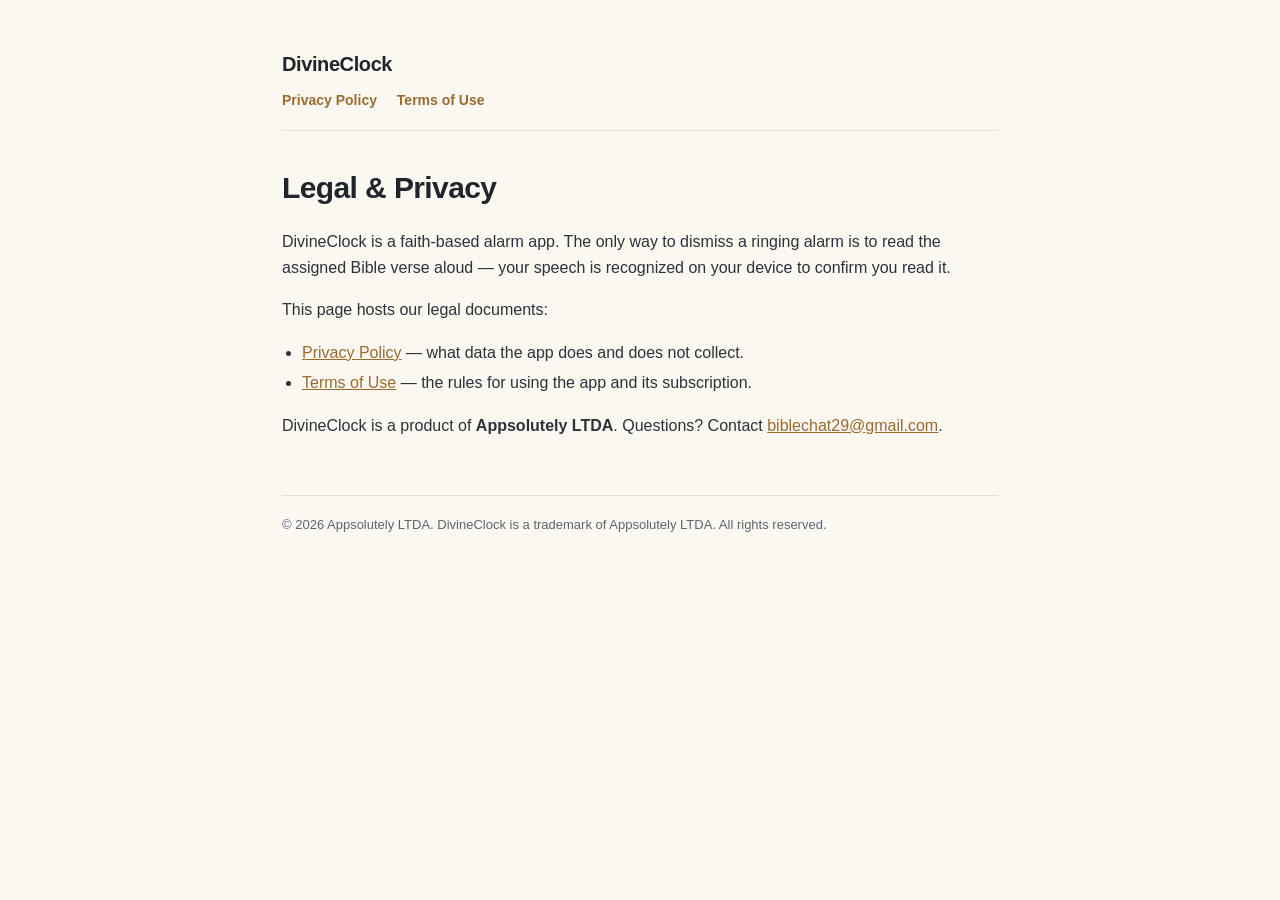
<file: index.html>
<!DOCTYPE html>
<html lang="en">
<head>
<meta charset="utf-8">
<meta name="viewport" content="width=device-width, initial-scale=1">
<title>DivineClock — Legal</title>
<link rel="stylesheet" href="style.css">
</head>
<body>
<div class="wrap">
  <header class="site">
    <div class="brand">DivineClock</div>
    <nav>
      <a href="privacy.html">Privacy Policy</a>
      <a href="terms.html">Terms of Use</a>
    </nav>
  </header>

  <h1>Legal &amp; Privacy</h1>
  <p>DivineClock is a faith-based alarm app. The only way to dismiss a ringing
  alarm is to read the assigned Bible verse aloud — your speech is recognized
  on your device to confirm you read it.</p>

  <p>This page hosts our legal documents:</p>
  <ul>
    <li><a href="privacy.html">Privacy Policy</a> — what data the app does and does not collect.</li>
    <li><a href="terms.html">Terms of Use</a> — the rules for using the app and its subscription.</li>
  </ul>

  <p>DivineClock is a product of <strong>Appsolutely LTDA</strong>. Questions?
  Contact <a href="mailto:biblechat29@gmail.com">biblechat29@gmail.com</a>.</p>

  <footer class="site">© 2026 Appsolutely LTDA. DivineClock is a trademark of Appsolutely LTDA. All rights reserved.</footer>
</div>
</body>
</html>
</file>
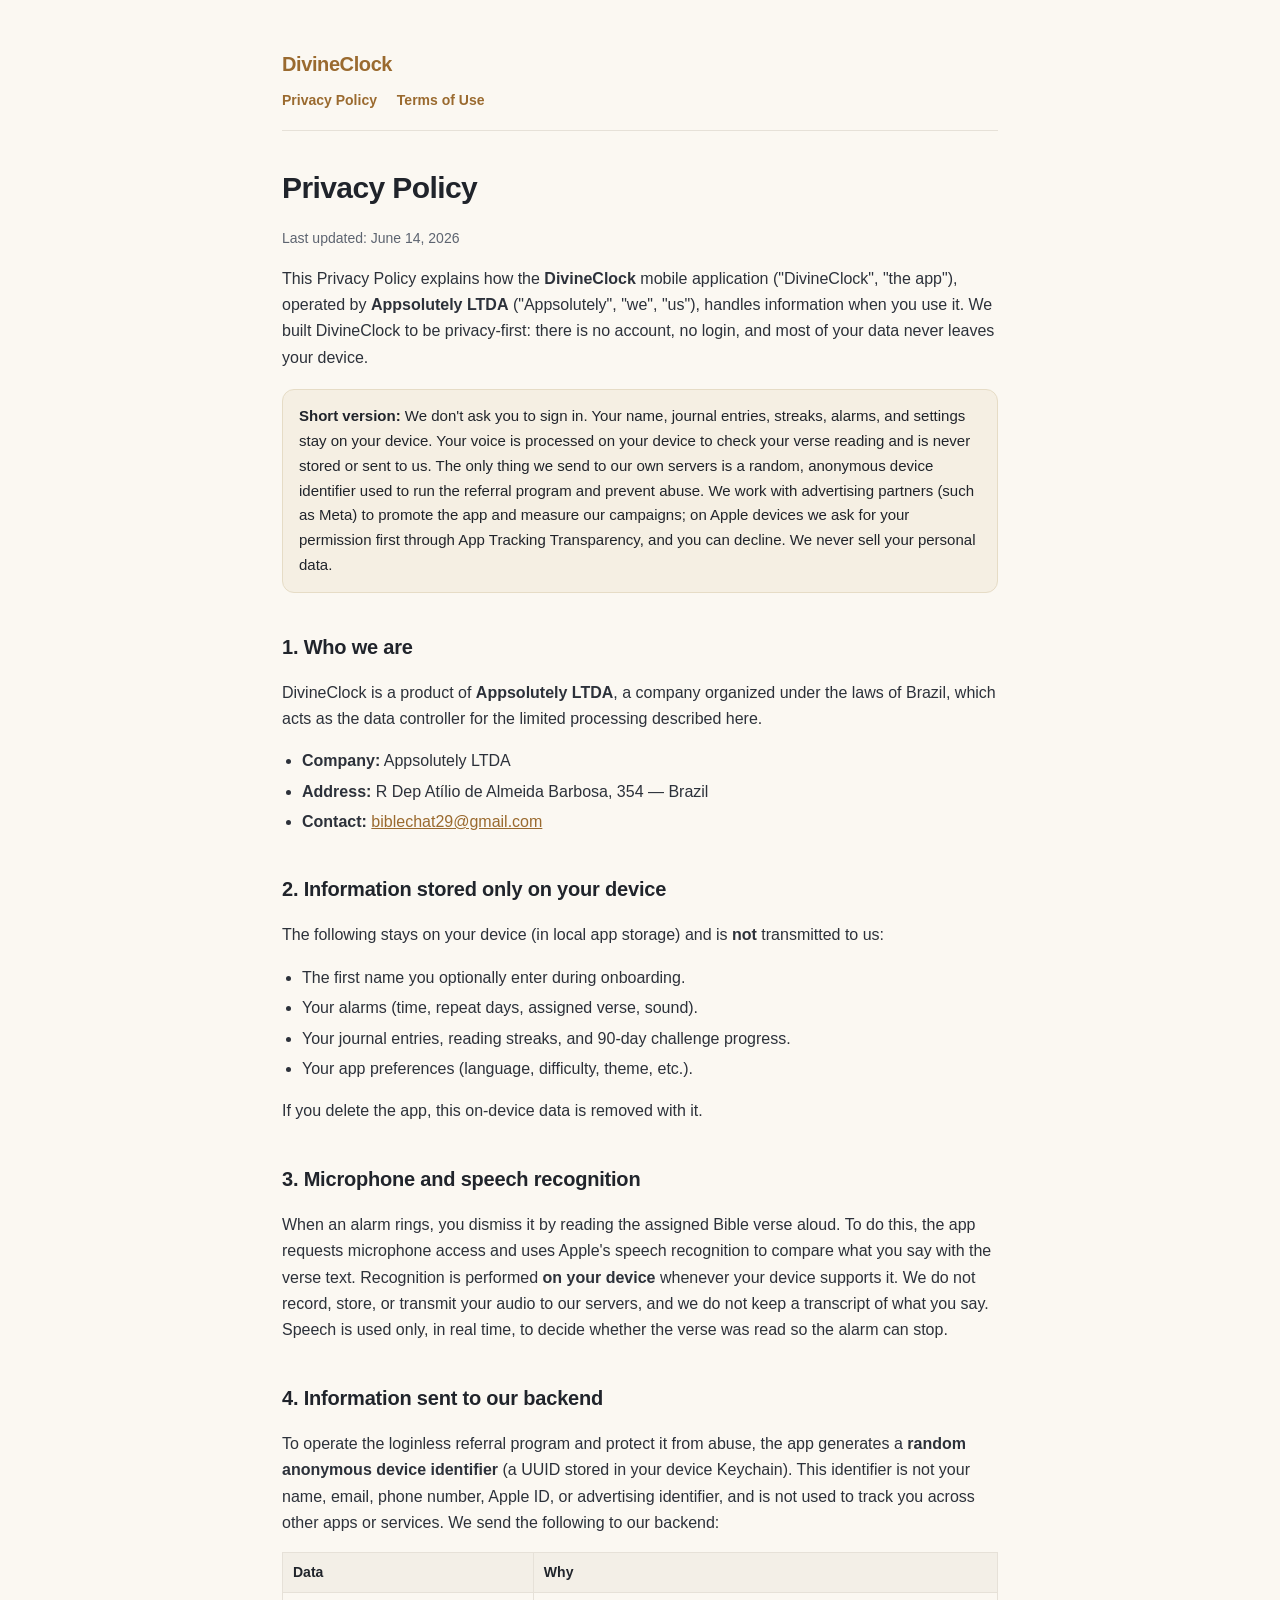
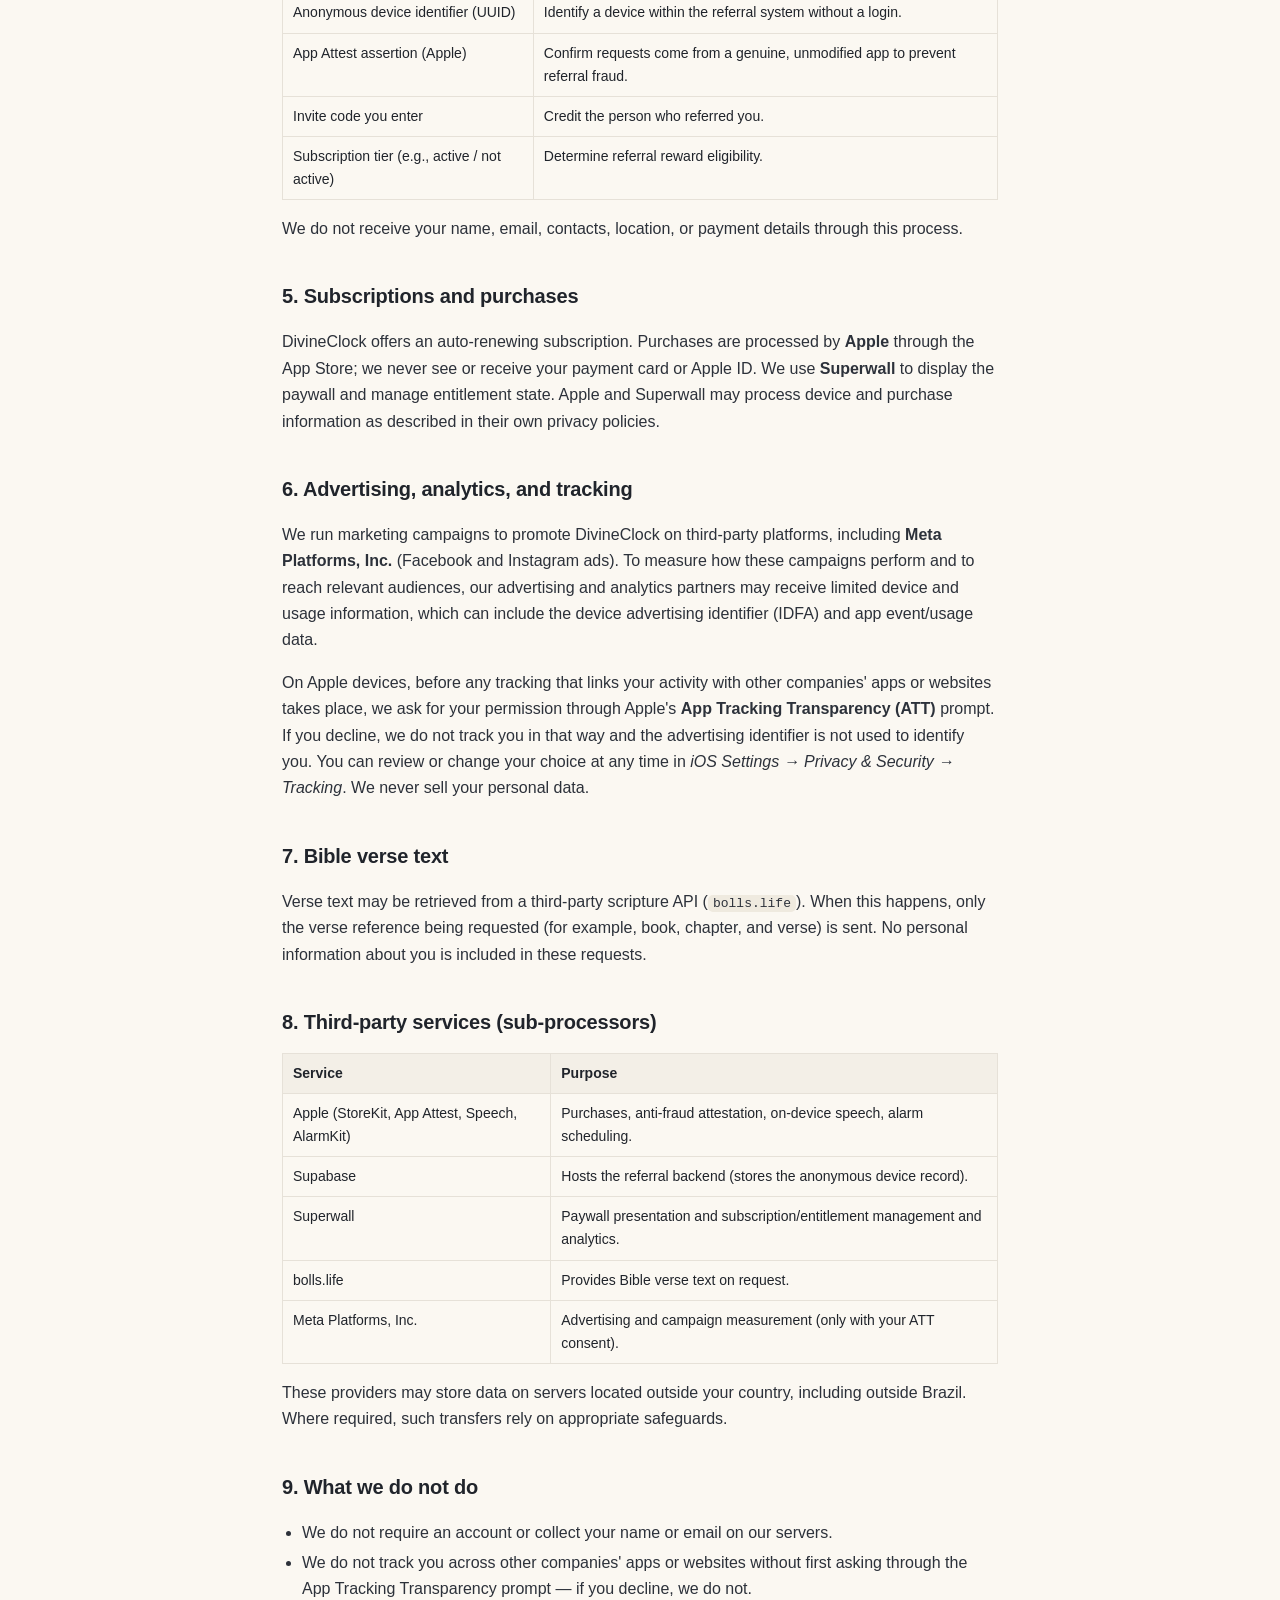
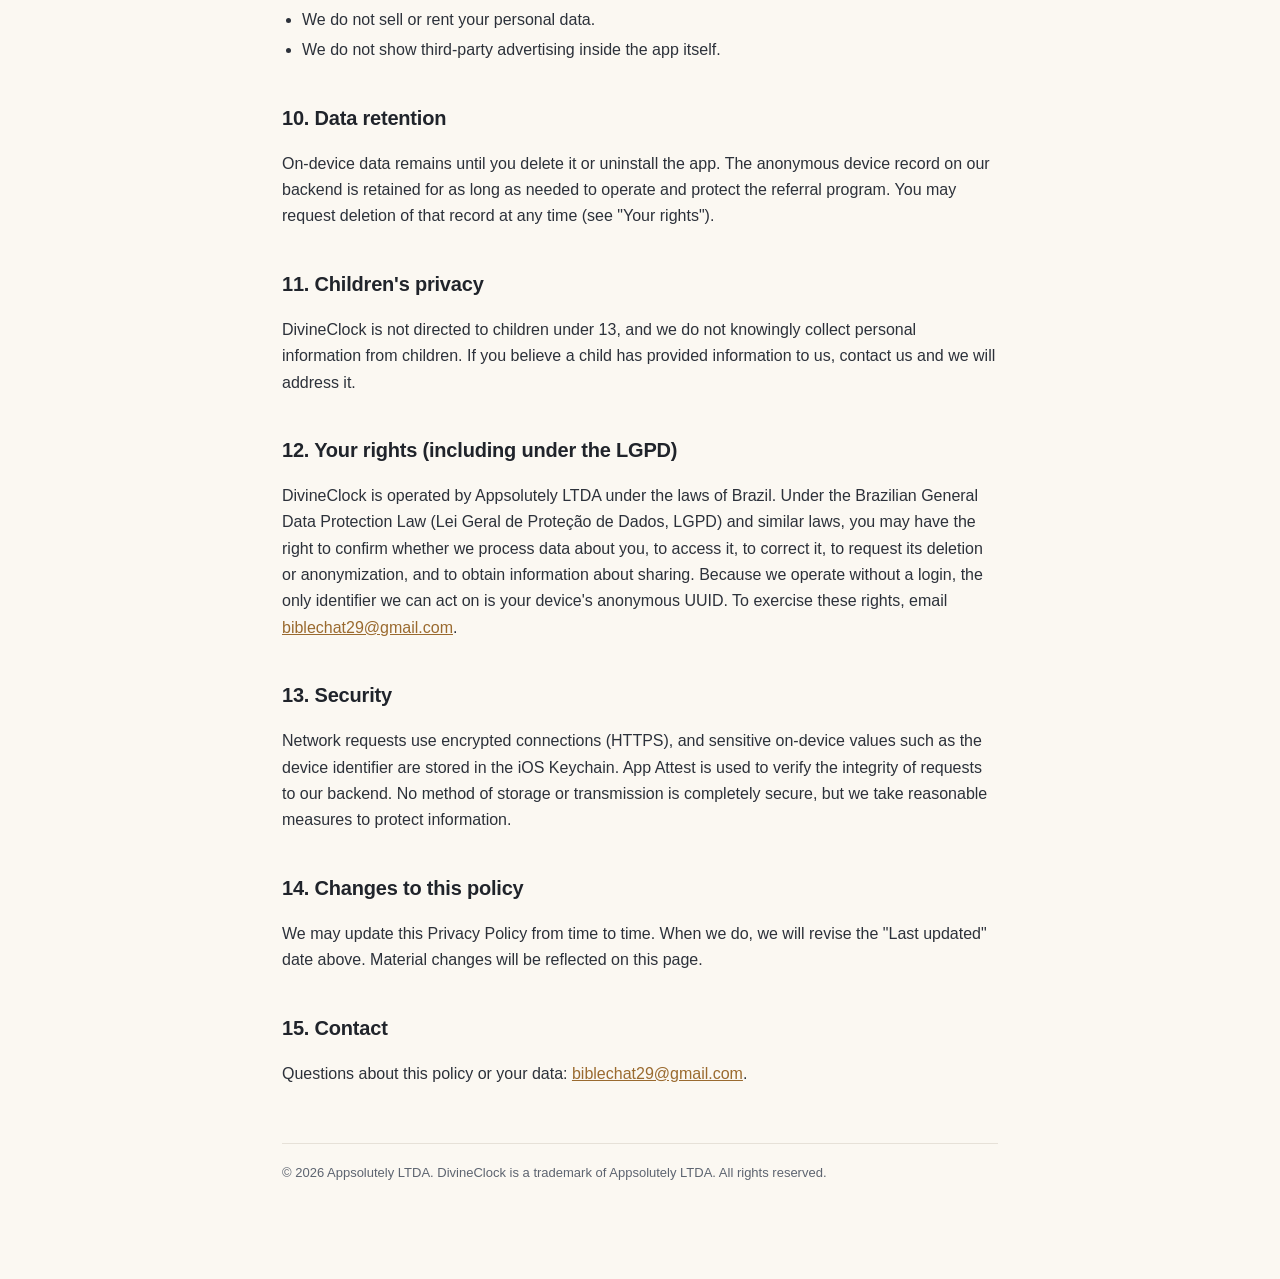
<file: privacy.html>
<!DOCTYPE html>
<html lang="en">
<head>
<meta charset="utf-8">
<meta name="viewport" content="width=device-width, initial-scale=1">
<title>DivineClock — Privacy Policy</title>
<link rel="stylesheet" href="style.css">
</head>
<body>
<div class="wrap">
  <header class="site">
    <div class="brand"><a href="index.html">DivineClock</a></div>
    <nav>
      <a href="privacy.html">Privacy Policy</a>
      <a href="terms.html">Terms of Use</a>
    </nav>
  </header>

  <h1>Privacy Policy</h1>
  <p class="updated">Last updated: June 14, 2026</p>

  <p>This Privacy Policy explains how the <strong>DivineClock</strong> mobile
  application ("DivineClock", "the app"), operated by <strong>Appsolutely
  LTDA</strong> ("Appsolutely", "we", "us"), handles information when you use it.
  We built DivineClock to be privacy-first: there is no account, no login, and
  most of your data never leaves your device.</p>

  <div class="callout">
    <strong>Short version:</strong> We don't ask you to sign in. Your name,
    journal entries, streaks, alarms, and settings stay on your device. Your
    voice is processed on your device to check your verse reading and is never
    stored or sent to us. The only thing we send to our own servers is a random,
    anonymous device identifier used to run the referral program and prevent
    abuse. We work with advertising partners (such as Meta) to promote the app
    and measure our campaigns; on Apple devices we ask for your permission first
    through App Tracking Transparency, and you can decline. We never sell your
    personal data.
  </div>

  <h2>1. Who we are</h2>
  <p>DivineClock is a product of <strong>Appsolutely LTDA</strong>, a company
  organized under the laws of Brazil, which acts as the data controller for the
  limited processing described here.</p>
  <ul>
    <li><strong>Company:</strong> Appsolutely LTDA</li>
    <li><strong>Address:</strong> R Dep Atílio de Almeida Barbosa, 354 — Brazil</li>
    <li><strong>Contact:</strong> <a href="mailto:biblechat29@gmail.com">biblechat29@gmail.com</a></li>
  </ul>

  <h2>2. Information stored only on your device</h2>
  <p>The following stays on your device (in local app storage) and is
  <strong>not</strong> transmitted to us:</p>
  <ul>
    <li>The first name you optionally enter during onboarding.</li>
    <li>Your alarms (time, repeat days, assigned verse, sound).</li>
    <li>Your journal entries, reading streaks, and 90-day challenge progress.</li>
    <li>Your app preferences (language, difficulty, theme, etc.).</li>
  </ul>
  <p>If you delete the app, this on-device data is removed with it.</p>

  <h2>3. Microphone and speech recognition</h2>
  <p>When an alarm rings, you dismiss it by reading the assigned Bible verse
  aloud. To do this, the app requests microphone access and uses Apple's speech
  recognition to compare what you say with the verse text. Recognition is
  performed <strong>on your device</strong> whenever your device supports it.
  We do not record, store, or transmit your audio to our servers, and we do not
  keep a transcript of what you say. Speech is used only, in real time, to decide
  whether the verse was read so the alarm can stop.</p>

  <h2>4. Information sent to our backend</h2>
  <p>To operate the loginless referral program and protect it from abuse, the app
  generates a <strong>random anonymous device identifier</strong> (a UUID stored
  in your device Keychain). This identifier is not your name, email, phone
  number, Apple ID, or advertising identifier, and is not used to track you
  across other apps or services. We send the following to our backend:</p>
  <table>
    <tr><th>Data</th><th>Why</th></tr>
    <tr><td>Anonymous device identifier (UUID)</td><td>Identify a device within the referral system without a login.</td></tr>
    <tr><td>App Attest assertion (Apple)</td><td>Confirm requests come from a genuine, unmodified app to prevent referral fraud.</td></tr>
    <tr><td>Invite code you enter</td><td>Credit the person who referred you.</td></tr>
    <tr><td>Subscription tier (e.g., active / not active)</td><td>Determine referral reward eligibility.</td></tr>
  </table>
  <p>We do not receive your name, email, contacts, location, or payment details
  through this process.</p>

  <h2>5. Subscriptions and purchases</h2>
  <p>DivineClock offers an auto-renewing subscription. Purchases are processed by
  <strong>Apple</strong> through the App Store; we never see or receive your
  payment card or Apple ID. We use <strong>Superwall</strong> to display the
  paywall and manage entitlement state. Apple and Superwall may process device
  and purchase information as described in their own privacy policies.</p>

  <h2>6. Advertising, analytics, and tracking</h2>
  <p>We run marketing campaigns to promote DivineClock on third-party platforms,
  including <strong>Meta Platforms, Inc.</strong> (Facebook and Instagram ads). To
  measure how these campaigns perform and to reach relevant audiences, our
  advertising and analytics partners may receive limited device and usage
  information, which can include the device advertising identifier (IDFA) and
  app event/usage data.</p>
  <p>On Apple devices, before any tracking that links your activity with other
  companies' apps or websites takes place, we ask for your permission through
  Apple's <strong>App Tracking Transparency (ATT)</strong> prompt. If you decline,
  we do not track you in that way and the advertising identifier is not used to
  identify you. You can review or change your choice at any time in
  <em>iOS Settings → Privacy &amp; Security → Tracking</em>. We never sell your
  personal data.</p>

  <h2>7. Bible verse text</h2>
  <p>Verse text may be retrieved from a third-party scripture API
  (<code>bolls.life</code>). When this happens, only the verse reference being
  requested (for example, book, chapter, and verse) is sent. No personal
  information about you is included in these requests.</p>

  <h2>8. Third-party services (sub-processors)</h2>
  <table>
    <tr><th>Service</th><th>Purpose</th></tr>
    <tr><td>Apple (StoreKit, App Attest, Speech, AlarmKit)</td><td>Purchases, anti-fraud attestation, on-device speech, alarm scheduling.</td></tr>
    <tr><td>Supabase</td><td>Hosts the referral backend (stores the anonymous device record).</td></tr>
    <tr><td>Superwall</td><td>Paywall presentation and subscription/entitlement management and analytics.</td></tr>
    <tr><td>bolls.life</td><td>Provides Bible verse text on request.</td></tr>
    <tr><td>Meta Platforms, Inc.</td><td>Advertising and campaign measurement (only with your ATT consent).</td></tr>
  </table>
  <p>These providers may store data on servers located outside your country,
  including outside Brazil. Where required, such transfers rely on appropriate
  safeguards.</p>

  <h2>9. What we do not do</h2>
  <ul>
    <li>We do not require an account or collect your name or email on our servers.</li>
    <li>We do not track you across other companies' apps or websites without first asking through the App Tracking Transparency prompt — if you decline, we do not.</li>
    <li>We do not sell or rent your personal data.</li>
    <li>We do not show third-party advertising inside the app itself.</li>
  </ul>

  <h2>10. Data retention</h2>
  <p>On-device data remains until you delete it or uninstall the app. The
  anonymous device record on our backend is retained for as long as needed to
  operate and protect the referral program. You may request deletion of that
  record at any time (see "Your rights").</p>

  <h2>11. Children's privacy</h2>
  <p>DivineClock is not directed to children under 13, and we do not knowingly
  collect personal information from children. If you believe a child has provided
  information to us, contact us and we will address it.</p>

  <h2>12. Your rights (including under the LGPD)</h2>
  <p>DivineClock is operated by Appsolutely LTDA under the laws of Brazil. Under the Brazilian General
  Data Protection Law (Lei Geral de Proteção de Dados, LGPD) and similar laws,
  you may have the right to confirm whether we process data about you, to access
  it, to correct it, to request its deletion or anonymization, and to obtain
  information about sharing. Because we operate without a login, the only
  identifier we can act on is your device's anonymous UUID. To exercise these
  rights, email <a href="mailto:biblechat29@gmail.com">biblechat29@gmail.com</a>.</p>

  <h2>13. Security</h2>
  <p>Network requests use encrypted connections (HTTPS), and sensitive on-device
  values such as the device identifier are stored in the iOS Keychain. App Attest
  is used to verify the integrity of requests to our backend. No method of
  storage or transmission is completely secure, but we take reasonable measures
  to protect information.</p>

  <h2>14. Changes to this policy</h2>
  <p>We may update this Privacy Policy from time to time. When we do, we will
  revise the "Last updated" date above. Material changes will be reflected on
  this page.</p>

  <h2>15. Contact</h2>
  <p>Questions about this policy or your data:
  <a href="mailto:biblechat29@gmail.com">biblechat29@gmail.com</a>.</p>

  <footer class="site">© 2026 Appsolutely LTDA. DivineClock is a trademark of Appsolutely LTDA. All rights reserved.</footer>
</div>
</body>
</html>
</file>
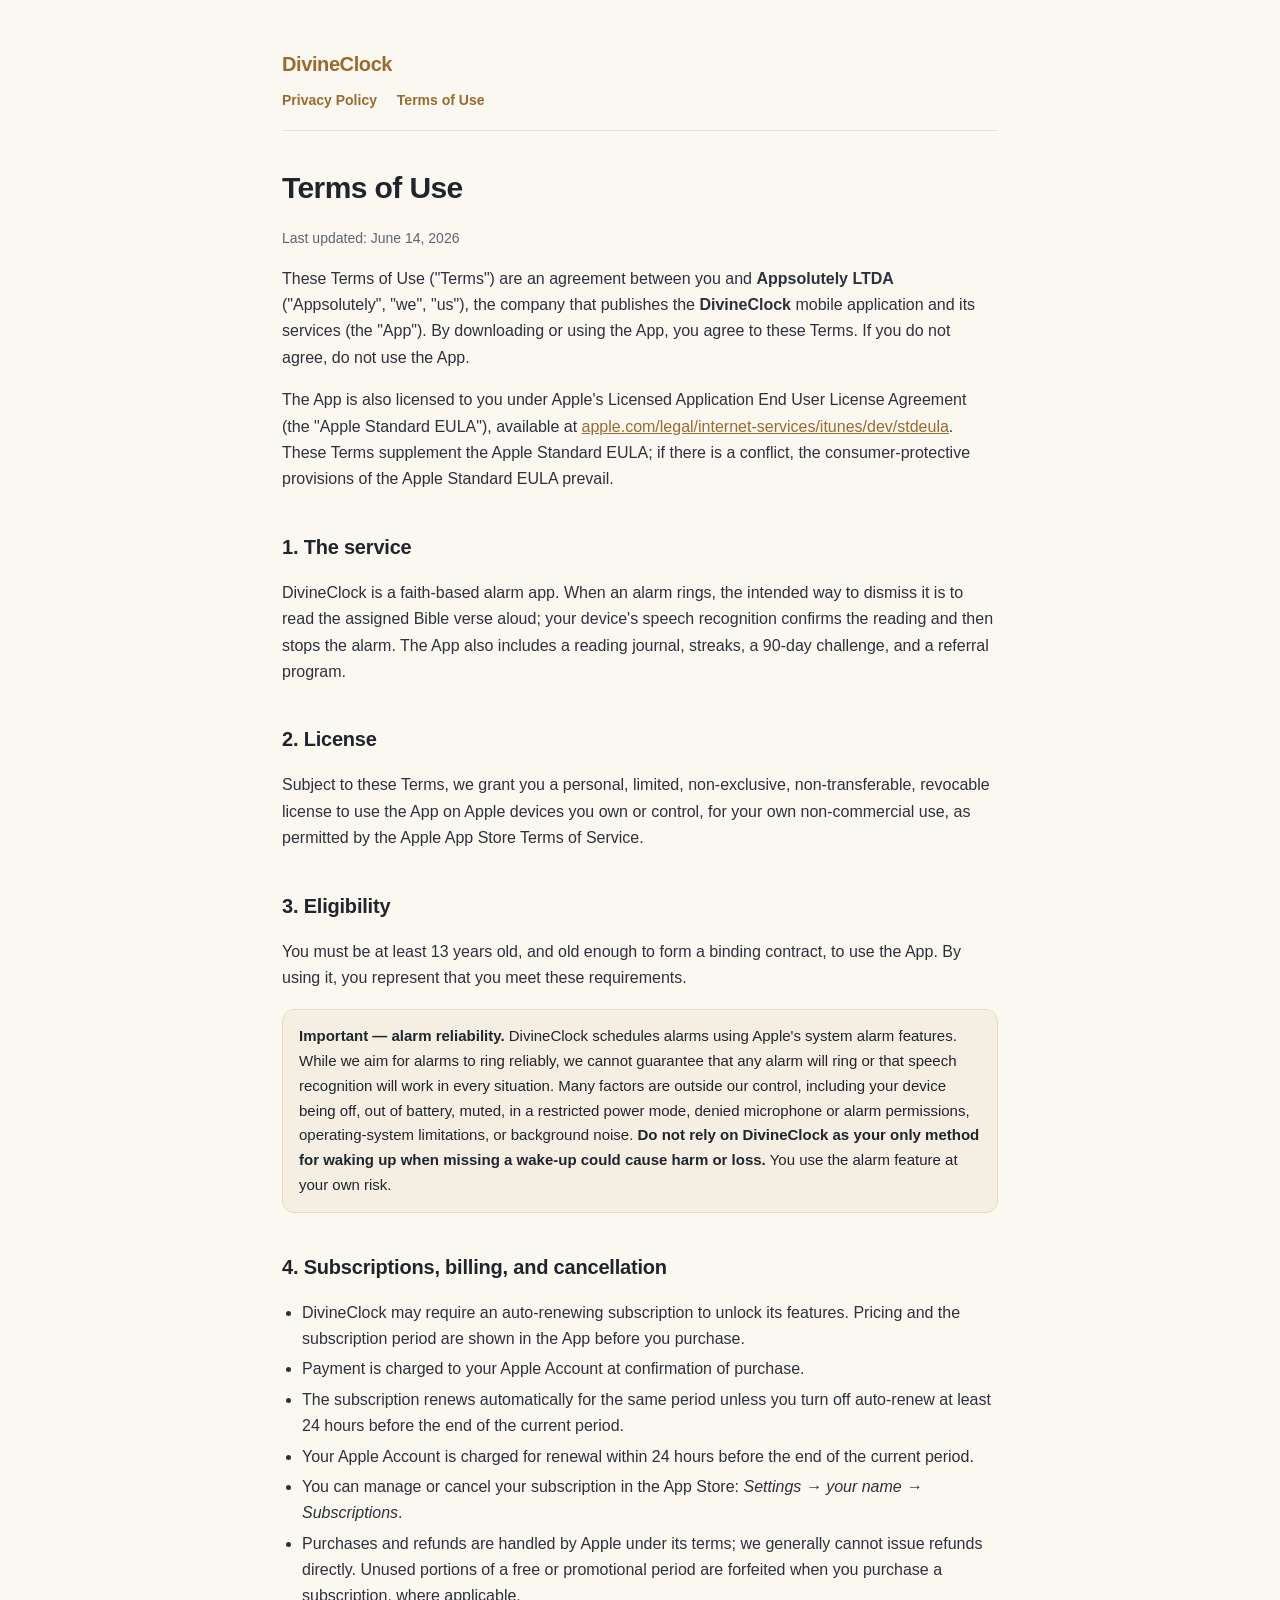
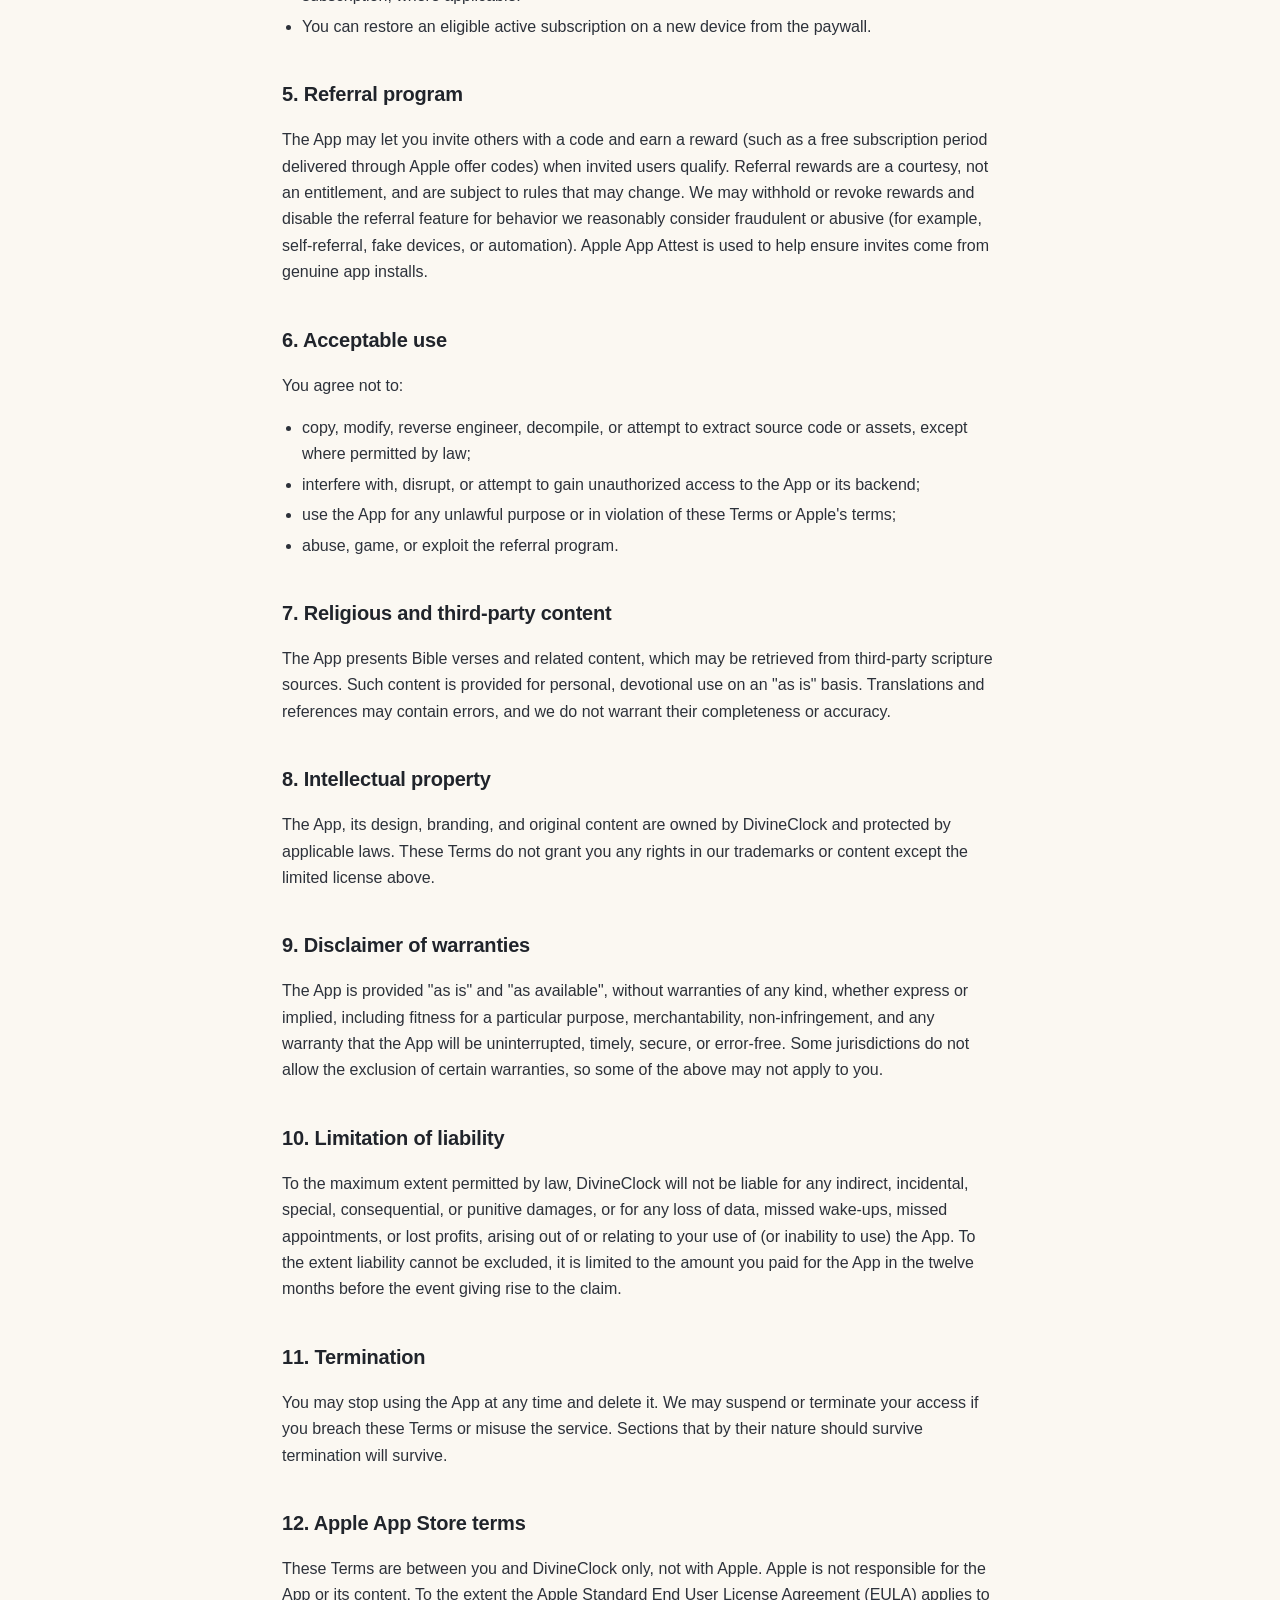
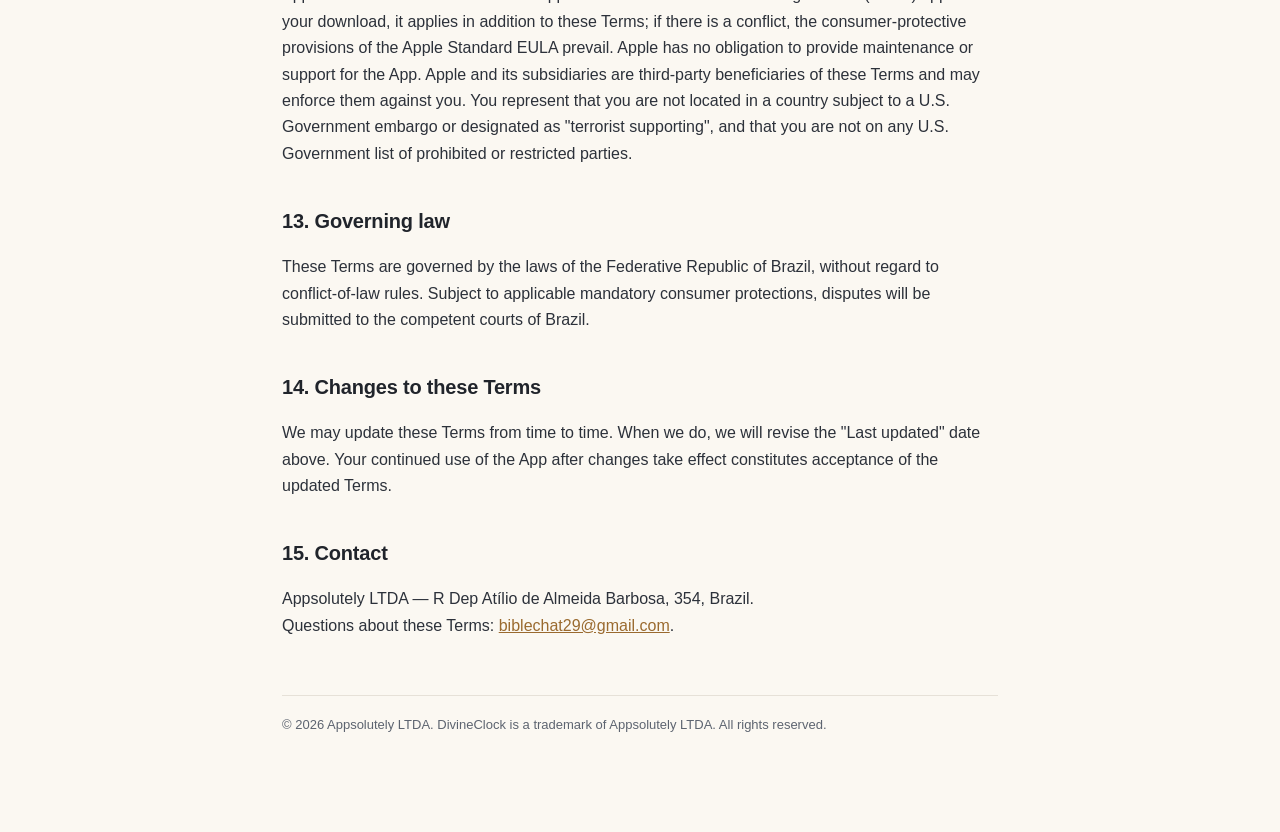
<file: terms.html>
<!DOCTYPE html>
<html lang="en">
<head>
<meta charset="utf-8">
<meta name="viewport" content="width=device-width, initial-scale=1">
<title>DivineClock — Terms of Use</title>
<link rel="stylesheet" href="style.css">
</head>
<body>
<div class="wrap">
  <header class="site">
    <div class="brand"><a href="index.html">DivineClock</a></div>
    <nav>
      <a href="privacy.html">Privacy Policy</a>
      <a href="terms.html">Terms of Use</a>
    </nav>
  </header>

  <h1>Terms of Use</h1>
  <p class="updated">Last updated: June 14, 2026</p>

  <p>These Terms of Use ("Terms") are an agreement between you and
  <strong>Appsolutely LTDA</strong> ("Appsolutely", "we", "us"), the company that
  publishes the <strong>DivineClock</strong> mobile application and its services
  (the "App"). By downloading or using the App, you agree to these Terms. If you
  do not agree, do not use the App.</p>

  <p>The App is also licensed to you under Apple's Licensed Application End User
  License Agreement (the "Apple Standard EULA"), available at
  <a href="https://www.apple.com/legal/internet-services/itunes/dev/stdeula/">apple.com/legal/internet-services/itunes/dev/stdeula</a>.
  These Terms supplement the Apple Standard EULA; if there is a conflict, the
  consumer-protective provisions of the Apple Standard EULA prevail.</p>

  <h2>1. The service</h2>
  <p>DivineClock is a faith-based alarm app. When an alarm rings, the intended way
  to dismiss it is to read the assigned Bible verse aloud; your device's speech
  recognition confirms the reading and then stops the alarm. The App also includes
  a reading journal, streaks, a 90-day challenge, and a referral program.</p>

  <h2>2. License</h2>
  <p>Subject to these Terms, we grant you a personal, limited, non-exclusive,
  non-transferable, revocable license to use the App on Apple devices you own or
  control, for your own non-commercial use, as permitted by the Apple App Store
  Terms of Service.</p>

  <h2>3. Eligibility</h2>
  <p>You must be at least 13 years old, and old enough to form a binding contract,
  to use the App. By using it, you represent that you meet these requirements.</p>

  <div class="callout">
    <strong>Important — alarm reliability.</strong> DivineClock schedules alarms
    using Apple's system alarm features. While we aim for alarms to ring reliably,
    we cannot guarantee that any alarm will ring or that speech recognition will
    work in every situation. Many factors are outside our control, including your
    device being off, out of battery, muted, in a restricted power mode, denied
    microphone or alarm permissions, operating-system limitations, or background
    noise. <strong>Do not rely on DivineClock as your only method for waking up
    when missing a wake-up could cause harm or loss.</strong> You use the alarm
    feature at your own risk.
  </div>

  <h2>4. Subscriptions, billing, and cancellation</h2>
  <ul>
    <li>DivineClock may require an auto-renewing subscription to unlock its
    features. Pricing and the subscription period are shown in the App before you
    purchase.</li>
    <li>Payment is charged to your Apple Account at confirmation of purchase.</li>
    <li>The subscription renews automatically for the same period unless you turn
    off auto-renew at least 24 hours before the end of the current period.</li>
    <li>Your Apple Account is charged for renewal within 24 hours before the end
    of the current period.</li>
    <li>You can manage or cancel your subscription in the App Store: <em>Settings
    → your name → Subscriptions</em>.</li>
    <li>Purchases and refunds are handled by Apple under its terms; we generally
    cannot issue refunds directly. Unused portions of a free or promotional period
    are forfeited when you purchase a subscription, where applicable.</li>
    <li>You can restore an eligible active subscription on a new device from the
    paywall.</li>
  </ul>

  <h2>5. Referral program</h2>
  <p>The App may let you invite others with a code and earn a reward (such as a
  free subscription period delivered through Apple offer codes) when invited users
  qualify. Referral rewards are a courtesy, not an entitlement, and are subject to
  rules that may change. We may withhold or revoke rewards and disable the referral
  feature for behavior we reasonably consider fraudulent or abusive (for example,
  self-referral, fake devices, or automation). Apple App Attest is used to help
  ensure invites come from genuine app installs.</p>

  <h2>6. Acceptable use</h2>
  <p>You agree not to:</p>
  <ul>
    <li>copy, modify, reverse engineer, decompile, or attempt to extract source
    code or assets, except where permitted by law;</li>
    <li>interfere with, disrupt, or attempt to gain unauthorized access to the App
    or its backend;</li>
    <li>use the App for any unlawful purpose or in violation of these Terms or
    Apple's terms;</li>
    <li>abuse, game, or exploit the referral program.</li>
  </ul>

  <h2>7. Religious and third-party content</h2>
  <p>The App presents Bible verses and related content, which may be retrieved
  from third-party scripture sources. Such content is provided for personal,
  devotional use on an "as is" basis. Translations and references may contain
  errors, and we do not warrant their completeness or accuracy.</p>

  <h2>8. Intellectual property</h2>
  <p>The App, its design, branding, and original content are owned by DivineClock
  and protected by applicable laws. These Terms do not grant you any rights in our
  trademarks or content except the limited license above.</p>

  <h2>9. Disclaimer of warranties</h2>
  <p>The App is provided "as is" and "as available", without warranties of any
  kind, whether express or implied, including fitness for a particular purpose,
  merchantability, non-infringement, and any warranty that the App will be
  uninterrupted, timely, secure, or error-free. Some jurisdictions do not allow
  the exclusion of certain warranties, so some of the above may not apply to you.</p>

  <h2>10. Limitation of liability</h2>
  <p>To the maximum extent permitted by law, DivineClock will not be liable for any
  indirect, incidental, special, consequential, or punitive damages, or for any
  loss of data, missed wake-ups, missed appointments, or lost profits, arising out
  of or relating to your use of (or inability to use) the App. To the extent
  liability cannot be excluded, it is limited to the amount you paid for the App in
  the twelve months before the event giving rise to the claim.</p>

  <h2>11. Termination</h2>
  <p>You may stop using the App at any time and delete it. We may suspend or
  terminate your access if you breach these Terms or misuse the service. Sections
  that by their nature should survive termination will survive.</p>

  <h2>12. Apple App Store terms</h2>
  <p>These Terms are between you and DivineClock only, not with Apple. Apple is not
  responsible for the App or its content. To the extent the Apple Standard
  End User License Agreement (EULA) applies to your download, it applies in
  addition to these Terms; if there is a conflict, the consumer-protective
  provisions of the Apple Standard EULA prevail. Apple has no obligation to provide
  maintenance or support for the App. Apple and its subsidiaries are third-party
  beneficiaries of these Terms and may enforce them against you. You represent that
  you are not located in a country subject to a U.S. Government embargo or
  designated as "terrorist supporting", and that you are not on any U.S. Government
  list of prohibited or restricted parties.</p>

  <h2>13. Governing law</h2>
  <p>These Terms are governed by the laws of the Federative Republic of Brazil,
  without regard to conflict-of-law rules. Subject to applicable mandatory consumer
  protections, disputes will be submitted to the competent courts of Brazil.</p>

  <h2>14. Changes to these Terms</h2>
  <p>We may update these Terms from time to time. When we do, we will revise the
  "Last updated" date above. Your continued use of the App after changes take
  effect constitutes acceptance of the updated Terms.</p>

  <h2>15. Contact</h2>
  <p>Appsolutely LTDA — R Dep Atílio de Almeida Barbosa, 354, Brazil.<br>
  Questions about these Terms:
  <a href="mailto:biblechat29@gmail.com">biblechat29@gmail.com</a>.</p>

  <footer class="site">© 2026 Appsolutely LTDA. DivineClock is a trademark of Appsolutely LTDA. All rights reserved.</footer>
</div>
</body>
</html>
</file>
<file: style.css>
:root {
  --ink: #20242b;
  --mute: #5d6470;
  --brass: #9a6a2f;
  --line: #e6e1d8;
  --paper: #fbf8f2;
}
* { box-sizing: border-box; }
body {
  margin: 0;
  background: var(--paper);
  color: var(--ink);
  font: 16px/1.65 -apple-system, BlinkMacSystemFont, "Segoe UI", Roboto, Helvetica, Arial, sans-serif;
}
.wrap {
  max-width: 760px;
  margin: 0 auto;
  padding: 48px 22px 96px;
}
header.site {
  border-bottom: 1px solid var(--line);
  padding-bottom: 18px;
  margin-bottom: 32px;
}
header.site a { color: var(--brass); text-decoration: none; font-weight: 600; }
header.site .brand { font-size: 20px; font-weight: 800; letter-spacing: -.02em; }
header.site nav { margin-top: 8px; font-size: 14px; }
header.site nav a { margin-right: 16px; }
h1 { font-size: 30px; letter-spacing: -.02em; margin: 0 0 6px; }
h2 { font-size: 20px; margin: 38px 0 10px; letter-spacing: -.01em; }
h3 { font-size: 16px; margin: 22px 0 6px; }
.updated { color: var(--mute); font-size: 14px; margin-bottom: 8px; }
p, li { color: #2c313a; }
a { color: var(--brass); }
ul { padding-left: 20px; }
li { margin: 4px 0; }
table { border-collapse: collapse; width: 100%; margin: 14px 0; font-size: 14px; }
th, td { border: 1px solid var(--line); padding: 8px 10px; text-align: left; vertical-align: top; }
th { background: #f3efe7; }
.callout {
  background: #f5efe3;
  border: 1px solid #e6dcc6;
  border-radius: 12px;
  padding: 14px 16px;
  margin: 18px 0;
  font-size: 15px;
}
footer.site {
  margin-top: 56px;
  padding-top: 18px;
  border-top: 1px solid var(--line);
  color: var(--mute);
  font-size: 13px;
}
code { background: #efeadf; padding: 1px 5px; border-radius: 5px; font-size: 13px; }
</file>
